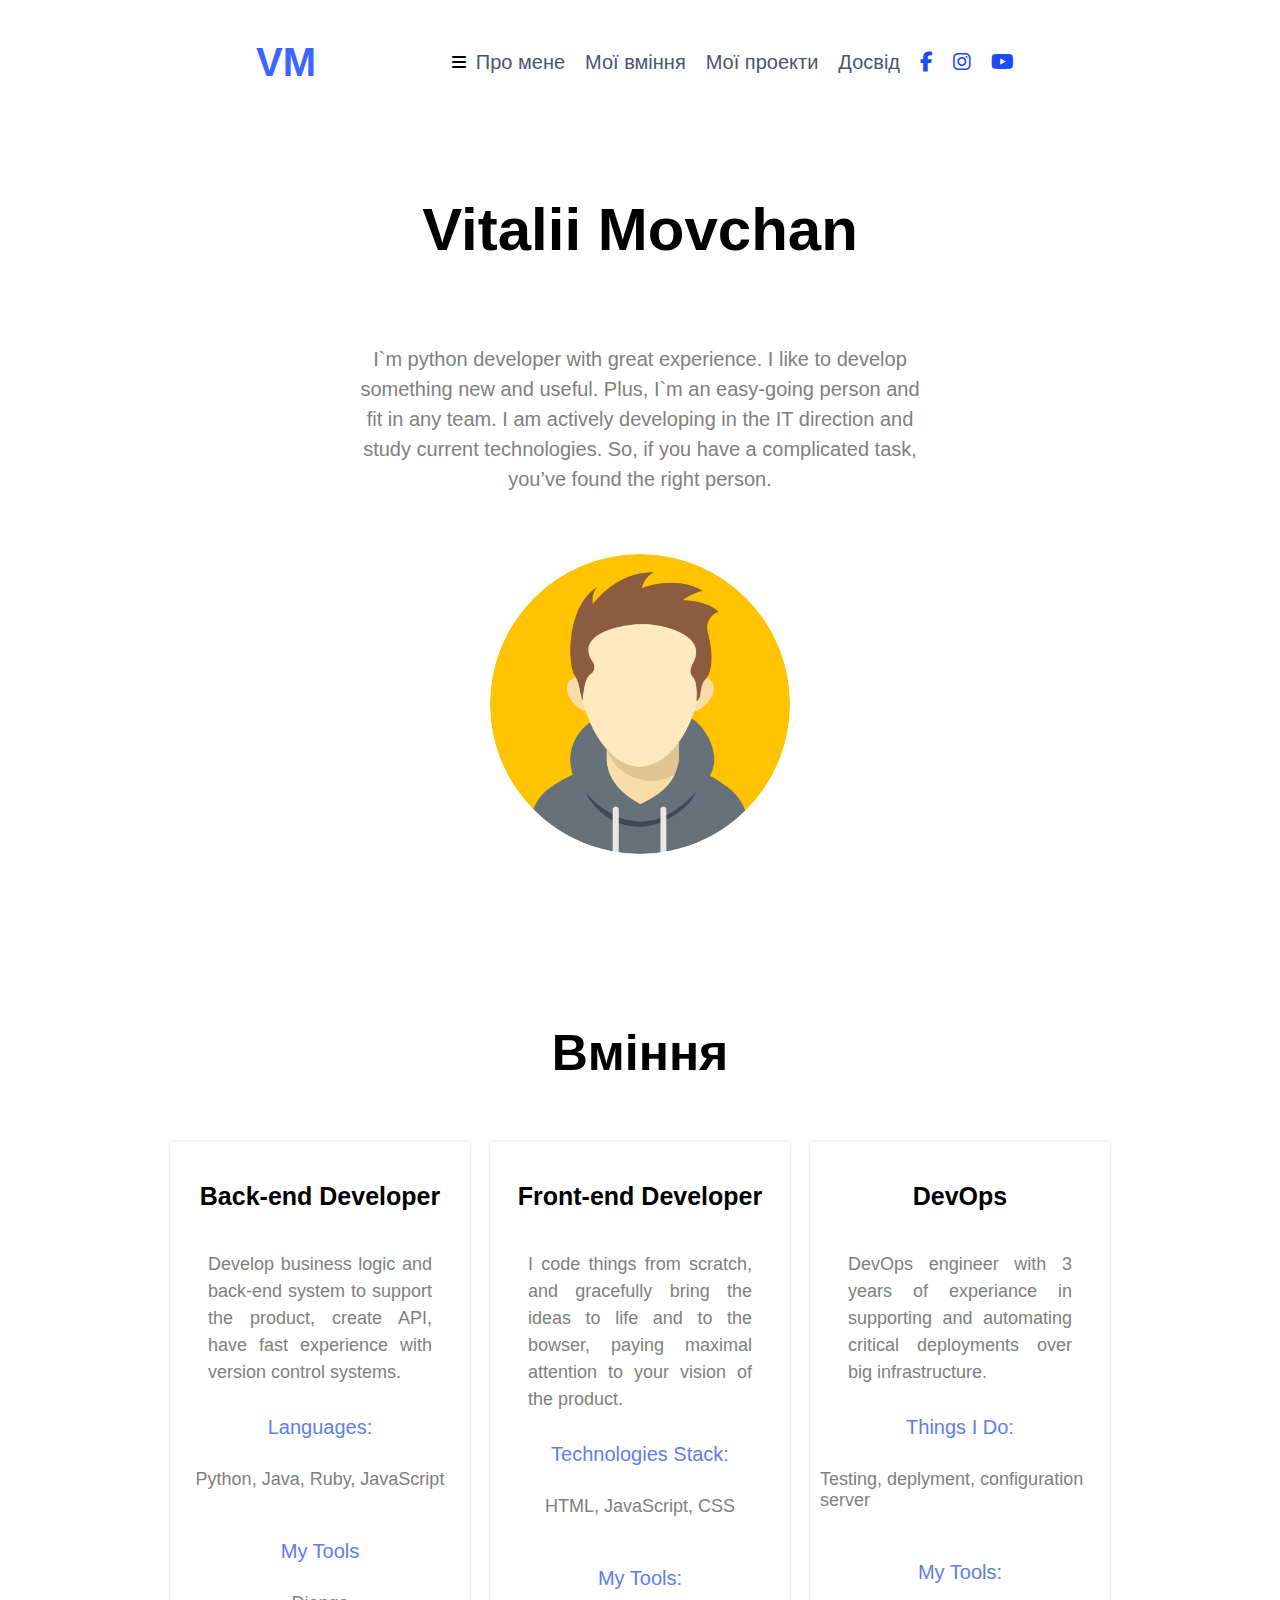
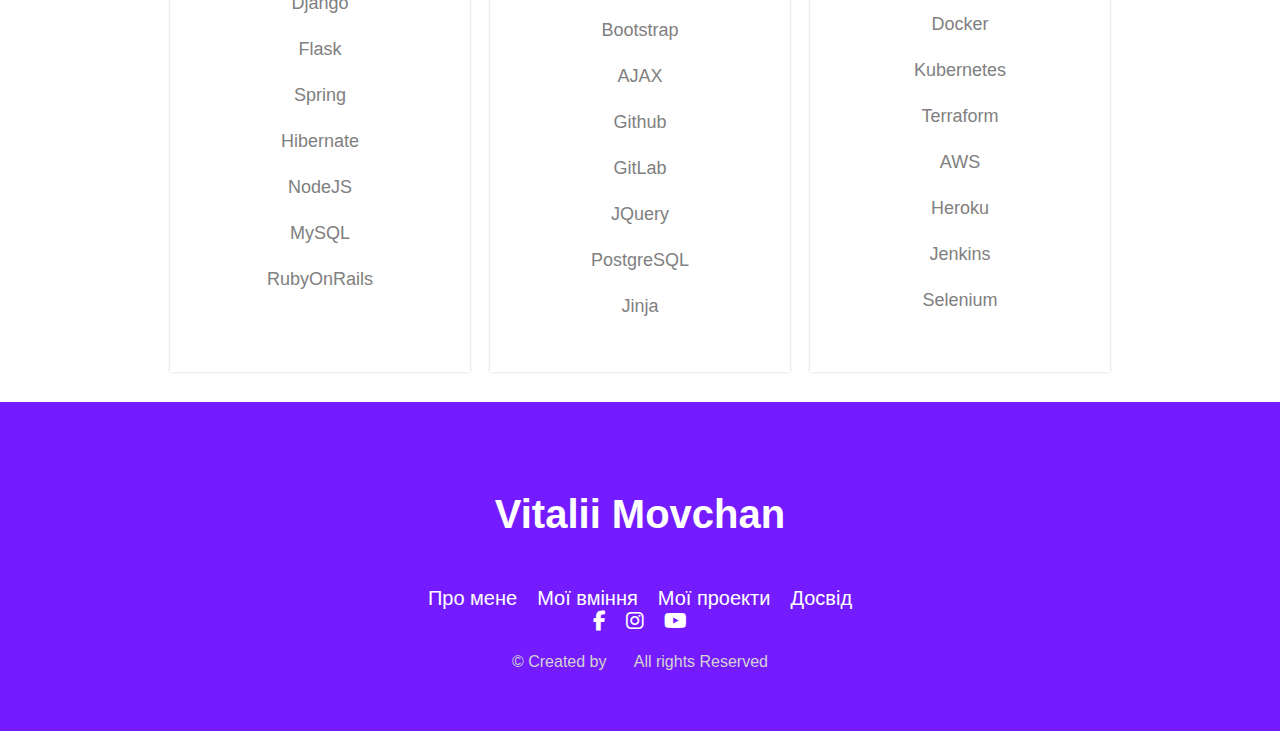
<file: index.html>
<!DOCTYPE html>
<html lang="en">

<head>
    <meta charset="UTF-8">
    <meta http-equiv="X-UA-Compatible" content="IE=edge">
    <meta name="viewport" content="width=device-width, initial-scale=1.0">
    <link rel="stylesheet" href="https://cdnjs.cloudflare.com/ajax/libs/font-awesome/6.4.0/css/all.min.css">
    <link rel="stylesheet" href="style.css">
    <title>Developer CV</title>
</head>

<body>
    <header>
        <nav>
            <h1 class="logo">VM</h1>
            <div class="nav">
                <span><i class="fa-solid fa-bars"></i></span>
                <ul>
                    <li class="nav-item"><a href="index.html">Про мене</a></li>
                    <li class="nav-item"><a href="#skills">Мої вміння</a></li>
                    <li class="nav-item"><a href="projects.html">Мої проекти</a></li>
                    <li class="nav-item"><a href="">Досвід</a></li>
                    <li class="nav-item"><a href=""><i class="fa-brands fa-facebook-f"></i></a></li>
                    <li class="nav-item"><a href=""><i class="fa-brands fa-instagram"></i></a></li>
                    <li class="nav-item"><a href=""><i class="fa-brands fa-youtube"></i></a></li>
                </ul>
            </div>
        </nav>
    </header>

    <main>
        <div class="personal-info">
            <h1 class="heading">Vitalii Movchan</h1>
            <p class="info">
                I`m python developer with great experience.
                I like to develop something new and useful. Plus, I`m an easy-going person and fit in any team.
                I am actively developing in the IT direction and study current technologies.
                So, if you have a complicated task, you’ve found the right person.
            </p>
            <img class="avatar" src="assets/avatar.png">
        </div>
        <h2 class="skills-heading" id="skills">Вміння</h2>
        <div class="skills">
            <div class="card">
                <h3 class="title">Back-end Developer</h3>
                <p class="description">
                    Develop business logic and back-end system to support
                    the product, create API, have fast experience with
                    version control systems.
                </p>
                <p class="lang">Languages:</p>
                <p class="list-lang">Python, Java, Ruby, JavaScript</p>
                <p class="tools">My Tools</p>
                <ul class="list-tools">
                    <li>Django</li>
                    <li>Flask</li>
                    <li>Spring</li>
                    <li>Hibernate</li>
                    <li>NodeJS</li>
                    <li>MySQL</li>
                    <li>RubyOnRails</li>
                </ul>
            </div>
            <div class="card">
                <h3 class="title">Front-end Developer</h3>
                <p class="description">
                    I code things from scratch, and gracefully bring the
                    ideas to life and to the bowser, paying maximal attention
                    to your vision of the product.
                </p>
                <p class="lang">Technologies Stack:</p>
                <p class="list-lang">HTML, JavaScript, CSS</p>
                <p class="tools">My Tools:</p>
                <ul class="list-tools">
                    <li>Bootstrap</li>
                    <li>AJAX</li>
                    <li>Github</li>
                    <li>GitLab</li>
                    <li>JQuery</li>
                    <li>PostgreSQL</li>
                    <li>Jinja</li>
                </ul>
            </div>
            <div class="card">
                <h3 class="title">DevOps</h3>
                <p class="description">
                    DevOps engineer with 3 years of experiance in supporting
                    and automating critical deployments over big infrastructure.
                </p>
                <p class="lang">Things I Do:</p>
                <p class="list-lang">
                    Testing, deplyment, configuration server
                </p>
                <p class="tools">My Tools:</p>
                <ul class="list-tools">
                    <li>Docker</li>
                    <li>Kubernetes</li>
                    <li>Terraform</li>
                    <li>AWS</li>
                    <li>Heroku</li>
                    <li>Jenkins</li>
                    <li>Selenium</li>
                </ul>
            </div>
        </div>
    </main>

    <footer>
        <h2>Vitalii Movchan</h2>
        <nav>
            <ul>
                <li class="nav-item"><a class="white" href="">Про мене</a></li>
                <li class="nav-item"><a class="white" href="#skills">Мої вміння</a></li>
                <li class="nav-item"><a class="white" href="">Мої проекти</a></li>
                <li class="nav-item"><a class="white" href="">Досвід</a></li>
            </ul>
    
            <ul>
                <li class="nav-item"><a href=""><i class="fa-brands fa-facebook-f white"></i></a></li>
                <li class="nav-item"><a href=""><i class="fa-brands fa-instagram white"></i></a></li>
                <li class="nav-item"><a href=""><i class="fa-brands fa-youtube white"></i></a></li>
            </ul>
        </nav>
        
        
        <div class="rights">
            <p>© Created by</p>
            <p>All rights Reserved</p>
        </div>
        
    </footer>
</body>

</html>
</file>
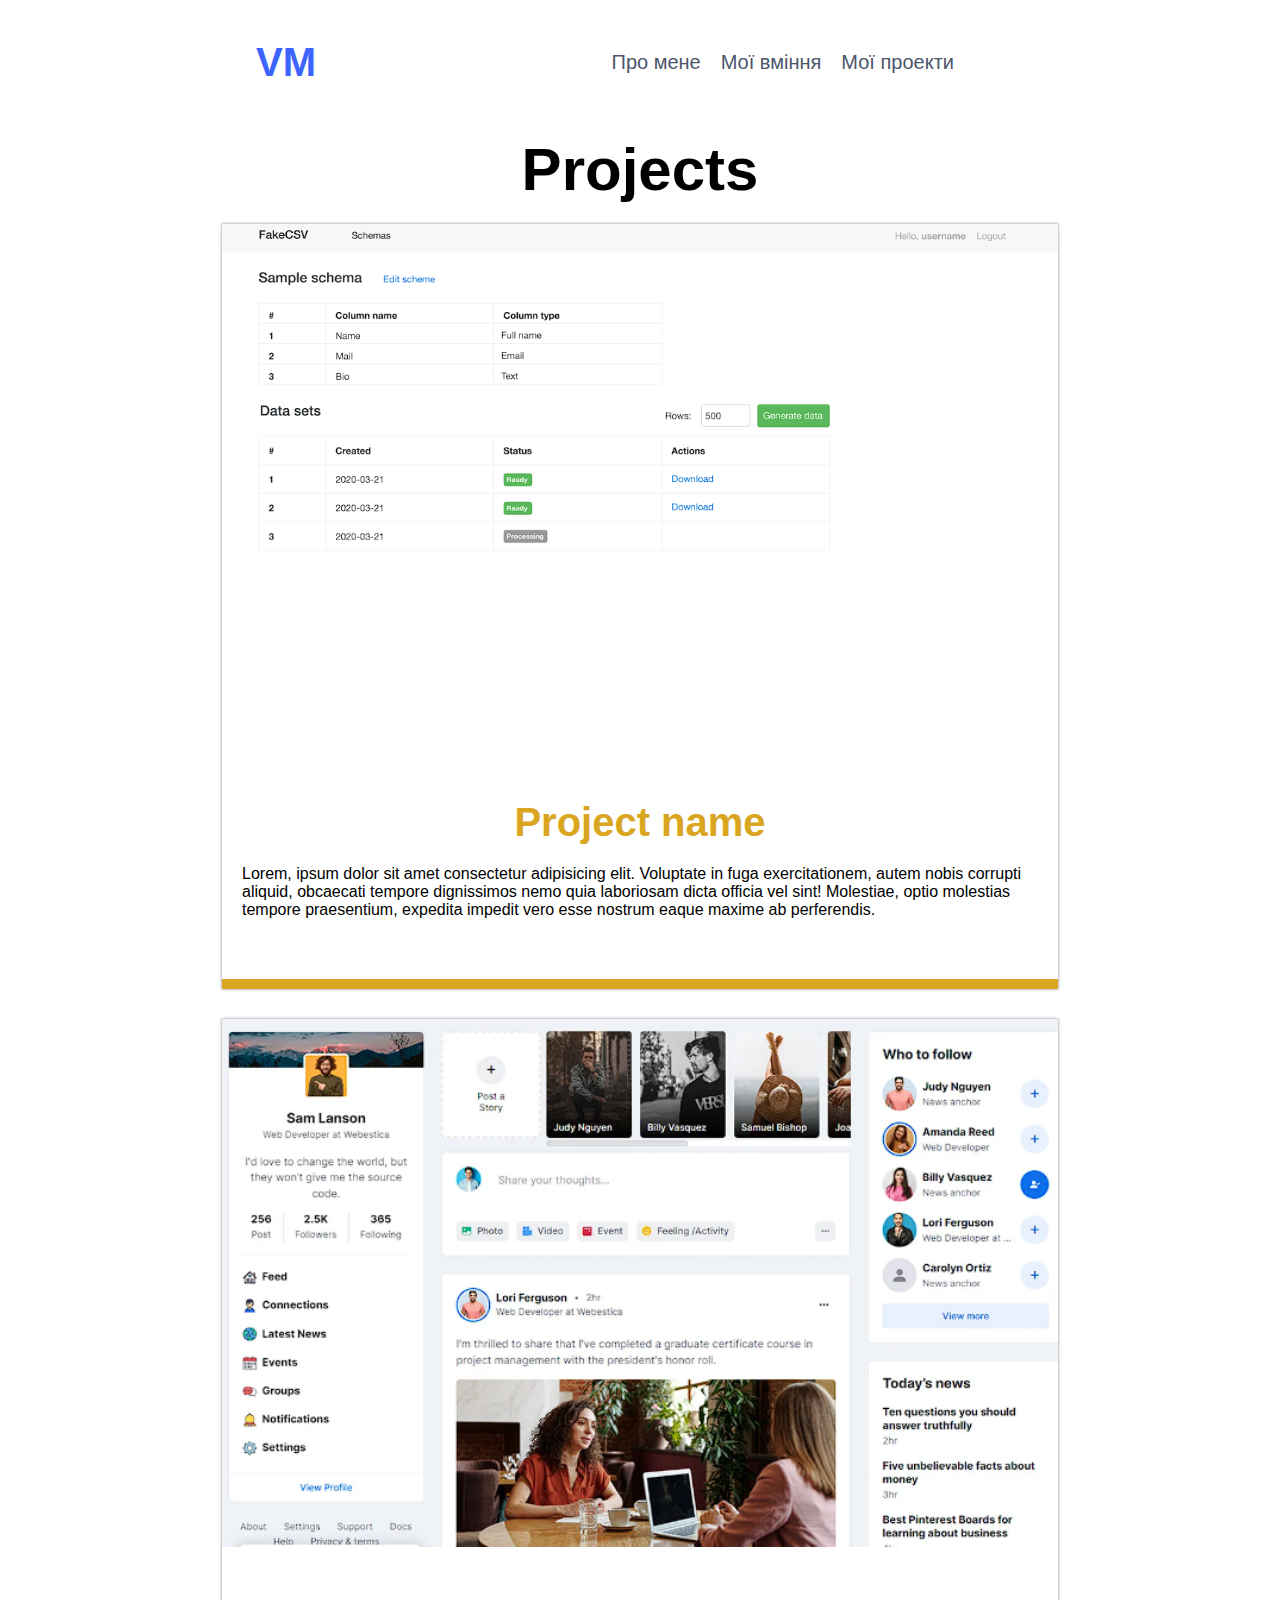
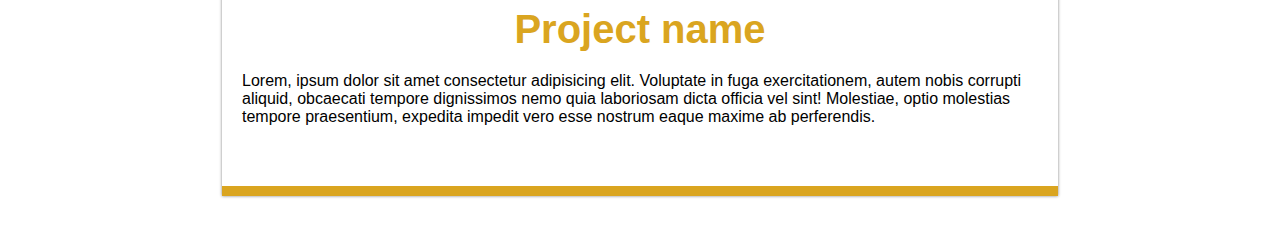
<file: projects.html>
<!DOCTYPE html>
<html lang="en">
<head>
    <meta charset="UTF-8">
    <meta http-equiv="X-UA-Compatible" content="IE=edge">
    <meta name="viewport" content="width=device-width, initial-scale=1.0">
    <title>Document</title>
    <link rel="stylesheet" href="style.css">

</head>
<body>
    <header>
        <nav>
            <h1 class="logo">VM</h1>
            <div class="nav">
                <span><i class="fa-solid fa-bars"></i></span>
                <ul>
                    <li class="nav-item"><a href="index.html">Про мене</a></li>
                    <li class="nav-item"><a href="#skills">Мої вміння</a></li>
                    <li class="nav-item"><a href="projects.html">Мої проекти</a></li>
                    <li class="nav-item"><a href=""><i class="fa-brands fa-facebook-f"></i></a></li>
                    <li class="nav-item"><a href=""><i class="fa-brands fa-instagram"></i></a></li>
                    <li class="nav-item"><a href=""><i class="fa-brands fa-youtube"></i></a></li>
                </ul>
            </div>
        </nav>
    </header>
    <main>
        <h1 class="title-pr">Projects</h1>
        <div class="projects">
            <div class="project">
                <img src="assets/Project 1.png" alt="">
                <div class="project-description">
                    <h2>Project name</h2>
                    <p>Lorem, ipsum dolor sit amet consectetur adipisicing elit. Voluptate in fuga exercitationem, autem nobis corrupti aliquid, obcaecati tempore dignissimos nemo quia laboriosam dicta officia vel sint! Molestiae, optio molestias tempore praesentium, expedita impedit vero esse nostrum eaque maxime ab perferendis.</p>
                </div>
            </div>
            <div class="project">
                <img src="assets/Project 2.png" alt="">
                <div class="project-description">
                    <h2>Project name</h2>
                    <p>Lorem, ipsum dolor sit amet consectetur adipisicing elit. Voluptate in fuga exercitationem, autem nobis corrupti aliquid, obcaecati tempore dignissimos nemo quia laboriosam dicta officia vel sint! Molestiae, optio molestias tempore praesentium, expedita impedit vero esse nostrum eaque maxime ab perferendis.</p>
                </div>
            </div>
        </div>
    </main>
    
</body>
</html>
</file>
<file: style.css>
* {
    margin: 0;
    padding: 0;
}

body {
    font-family: "Titillium Web",sans-serif;
}

header {
    width: 60vw;
    padding: 20px 10px;
    margin: 20px auto;
}

header nav {
    display: flex;
    justify-content: space-between;
}

header h1 {
    font-size: 40px;
    color: #3c65ff;
}

.nav {
    display: flex;
    align-items: center;
}

nav ul {
    list-style: none;
    display: flex;
}

.nav-item {
    margin: 0 10px;
    font-size: 20px;
}

a {
    text-decoration: none;
    color: rgb(76, 85, 106);
}

.fa-brands {
    color: #1c4cf7;
}

main {
    width: 70vw;
    margin: 0 auto;
    display: flex;
    flex-direction: column;
    align-items: center;
    margin-top: 30px;
}

.heading {
    font-size: 60px;
    padding: 40px 10px;
}

.personal-info {
    text-align: center;
    display: flex;
    flex-direction: column;
    align-items: center;
    margin-bottom: 100px;
    padding: 20px 10px;
}

.avatar {
    width: 300px;
    margin: 20px 0;
    border-radius: 50%;
}

.info {
    width: 65%;
    font-size: 20px;
    line-height: 1.5;
    color: grey;
    padding: 40px 10px;
}

.skills-heading {
    font-size: 50px;
    padding: 30px 10px;
}

.skills {
    display: grid;
    grid-template-columns: repeat(3, 300px);
    gap: 20px;
    padding: 30px 10px;
}

.title {
    text-align: center;
    font-size: 25px;
    padding: 10px;
}

.card {
    display: flex;
    flex-direction: column;
    align-items: center;
    box-shadow: 0 0 3px lightgrey;
    padding: 30px 10px;

}

.description {
    width: 80%;
    color: grey;
    line-height: 1.5;
    font-size: 18px;
    padding: 30px 0;
    text-align: justify;
}

.lang, .tools {
    color: #5e7dee;
    font-size: 20px;
    padding-bottom: 30px;
}

.list-lang {
    color: grey;
    font-size: 18px;
    padding-bottom: 50px;
}

.list-tools {
    list-style: none;
    color: grey;
    font-size: 18px;
    text-align: center;
}

.list-tools li {
    margin-bottom: 25px;
}

footer {
    width: 100%;
    background: rgb(116, 28, 255);
    display: flex;
    flex-direction: column;
    justify-content: center;
    align-items: center;
    padding: 40px 0;
    color: white;
}

footer h2 {
    font-size: 40px;
    padding: 50px 0;
}

footer ul {
    justify-content: center;
}

.white {
    color: white;
}

.rights {
    display: flex;
    width: 20vw;
    justify-content: space-between;
    color: lightgrey;
    gap: 20px;
    padding: 20px;
}

.projects {
    display: flex;
    flex-direction: column;
    padding: 20px 30px;
    justify-content: center;
    align-items: center;
}
.title-pr {
    font-size: 60px;
}
.project {
    display: flex;
    margin-bottom: 30px;
    justify-content: space-between;
    box-shadow: 0 0 3px gray;
}

.project-description {
    padding: 60px 20px;
    border-bottom: 10px solid goldenrod;
}

.project-description h2 {
    font-size: 40px;
    text-align: center;
    color: goldenrod;
    margin-bottom: 20px;
}

img {
    width: 50%;
    margin-right: 20px;
    object-fit: contain;
}

@media all and (max-width: 1000px) {
    header {
        width: 90vw;
    }
    .info {
        width: 85%;
    }
    .rights {
        width: 50%;
    }
    .skills {
        grid-template-columns: 80vw;
    }
}

@media all and (max-width: 700px) {
    header {
        width: 100vw;
    }

    .info {
         width: 100%;
    }

    .rights {
        width: 100%;
    }

    .skills {
        grid-template-columns: 100vw;
    }

    nav {
        flex-direction: column;
        align-items: center;
    }

    nav ul {
        flex-direction: column;
        align-items: center;
        margin-top: 30px;
        gap: 10px;
    }
}

@media all and (max-width: 1400px) {
    .project {
        flex-direction: column;
    }
    img {
        width: 100%;
    }
}
</file>
